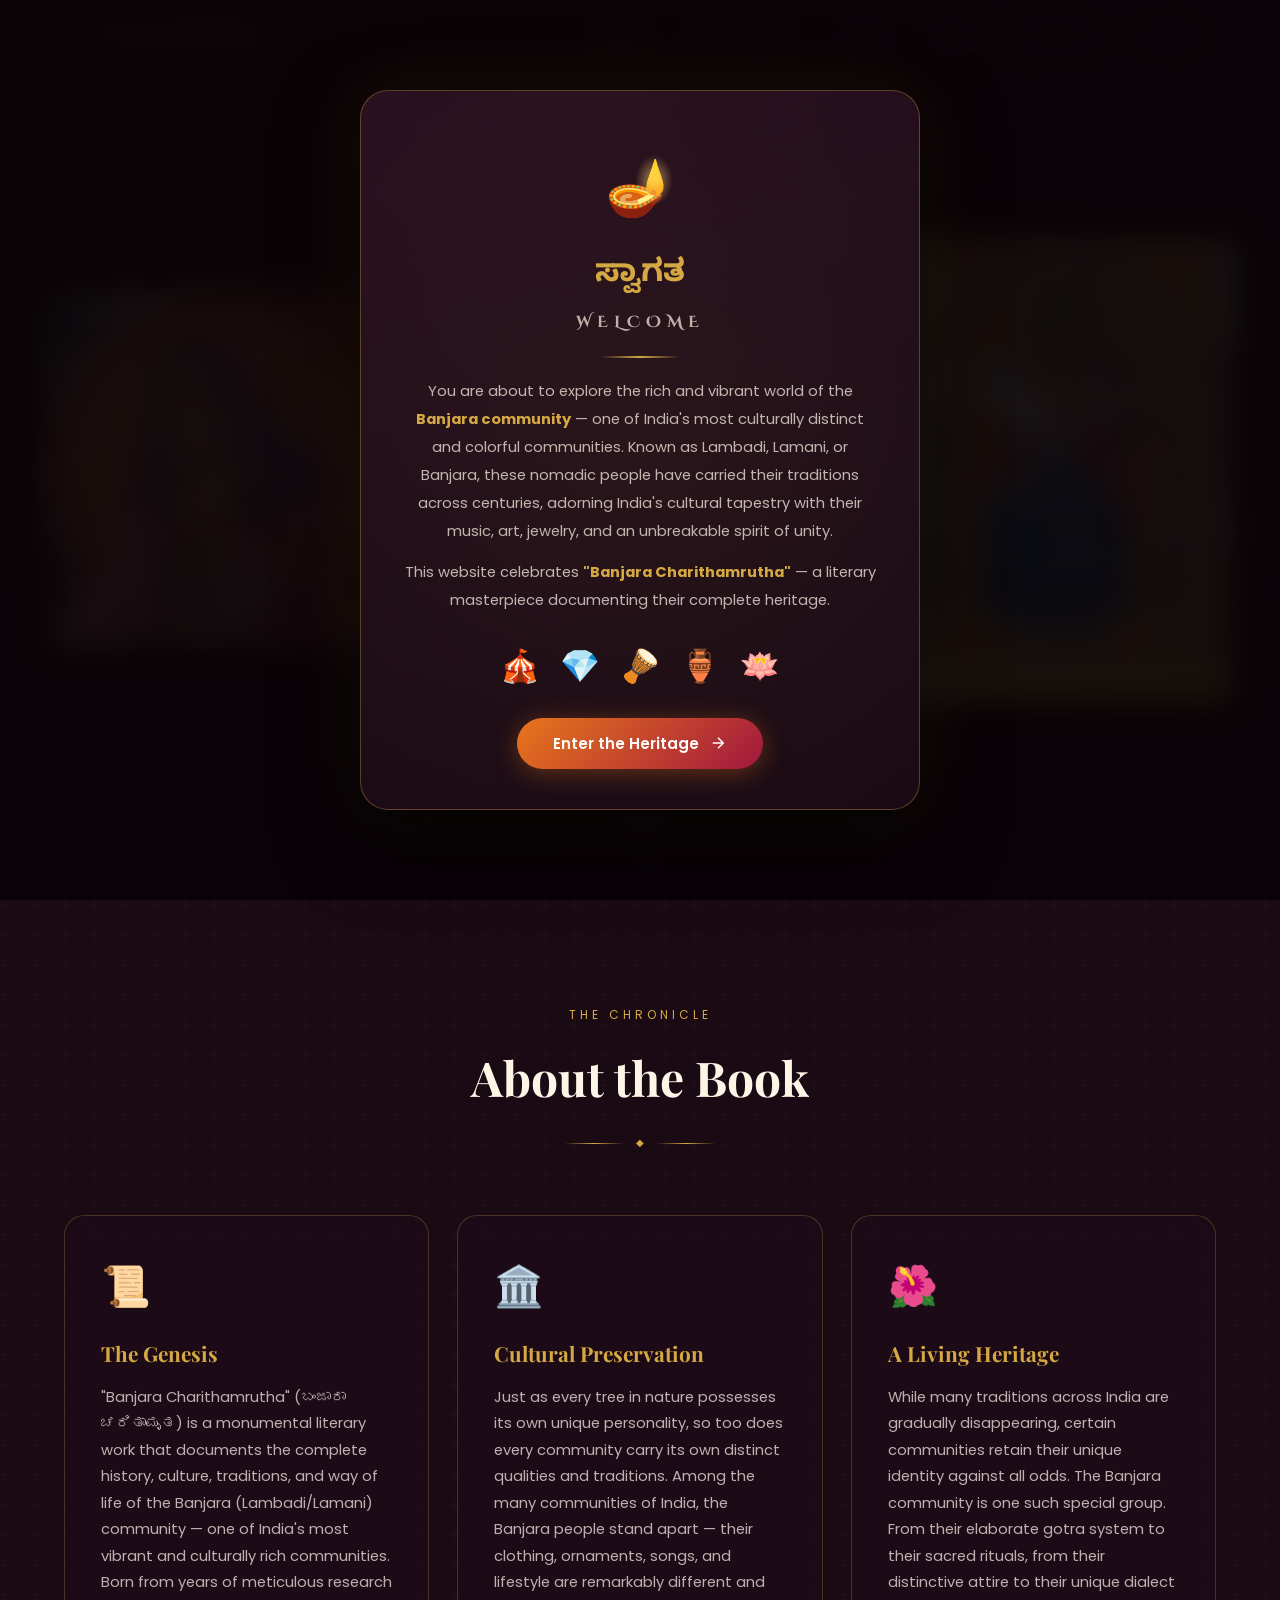
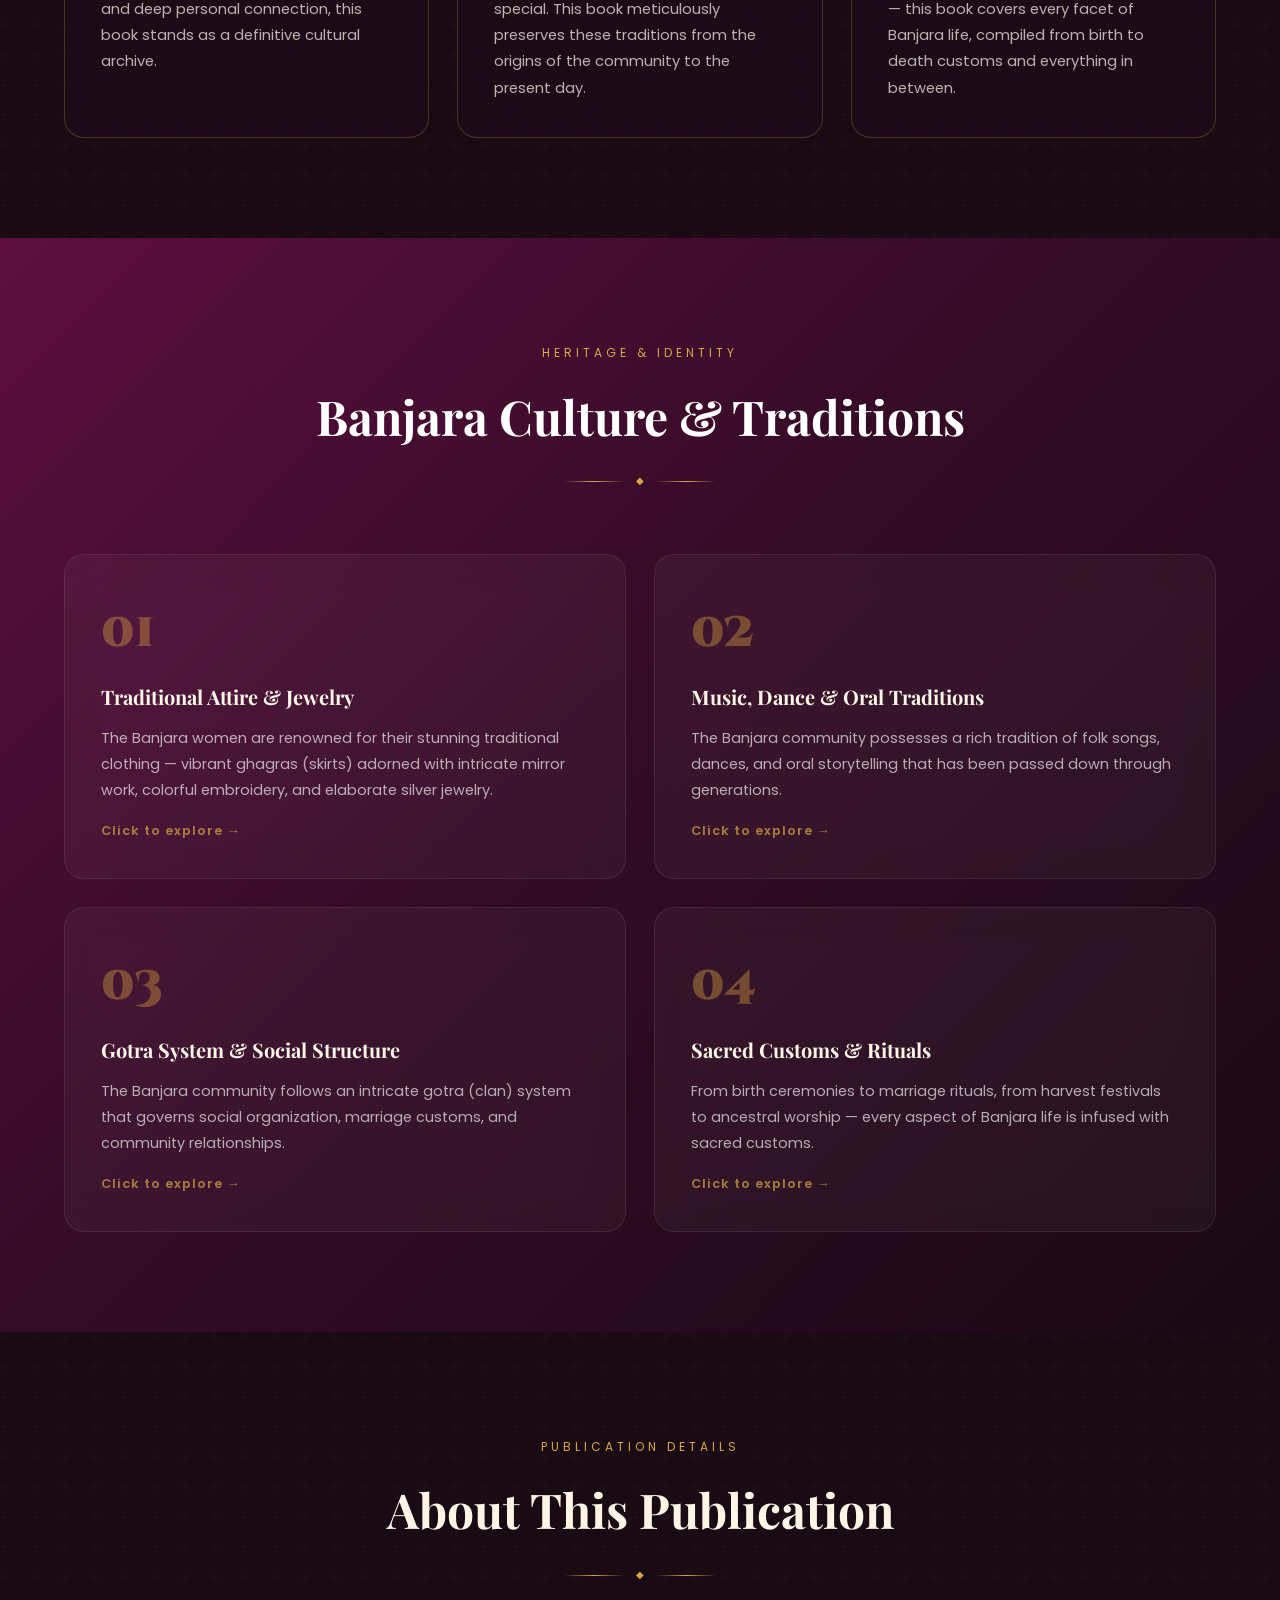
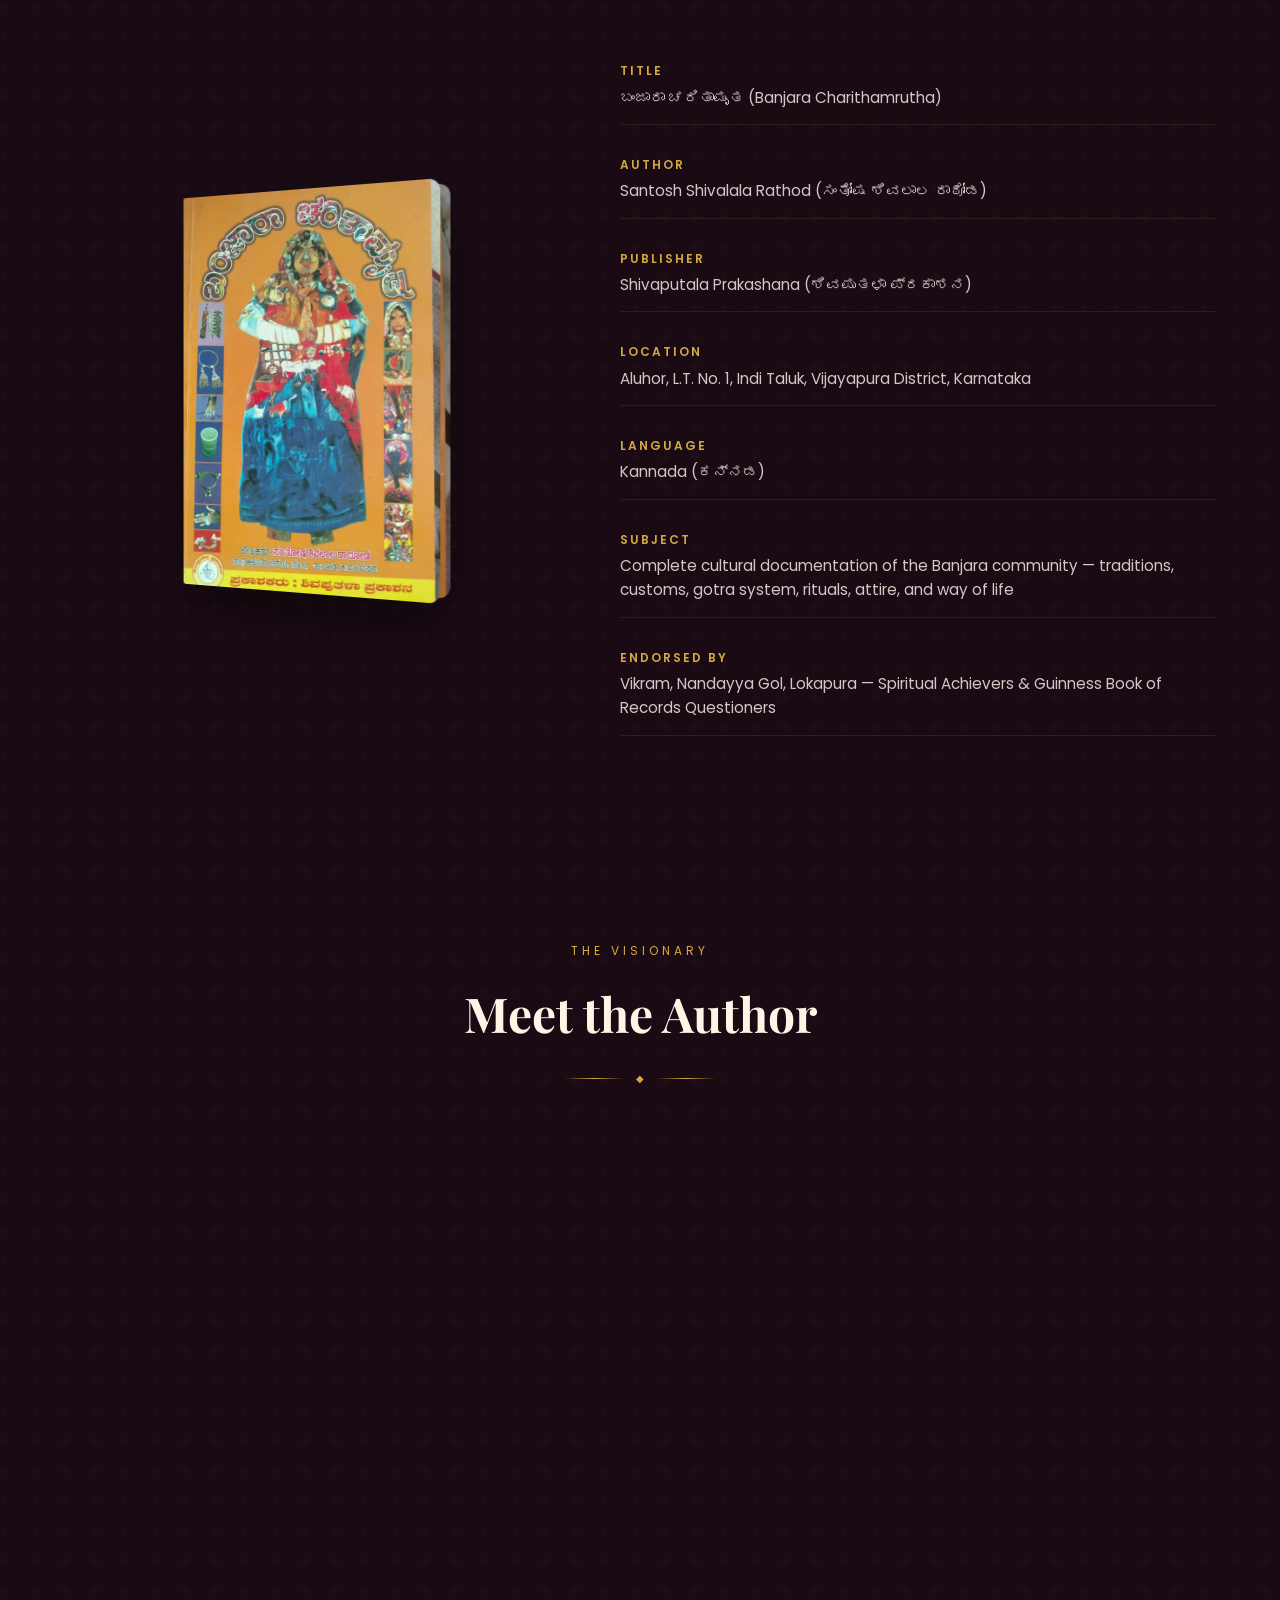
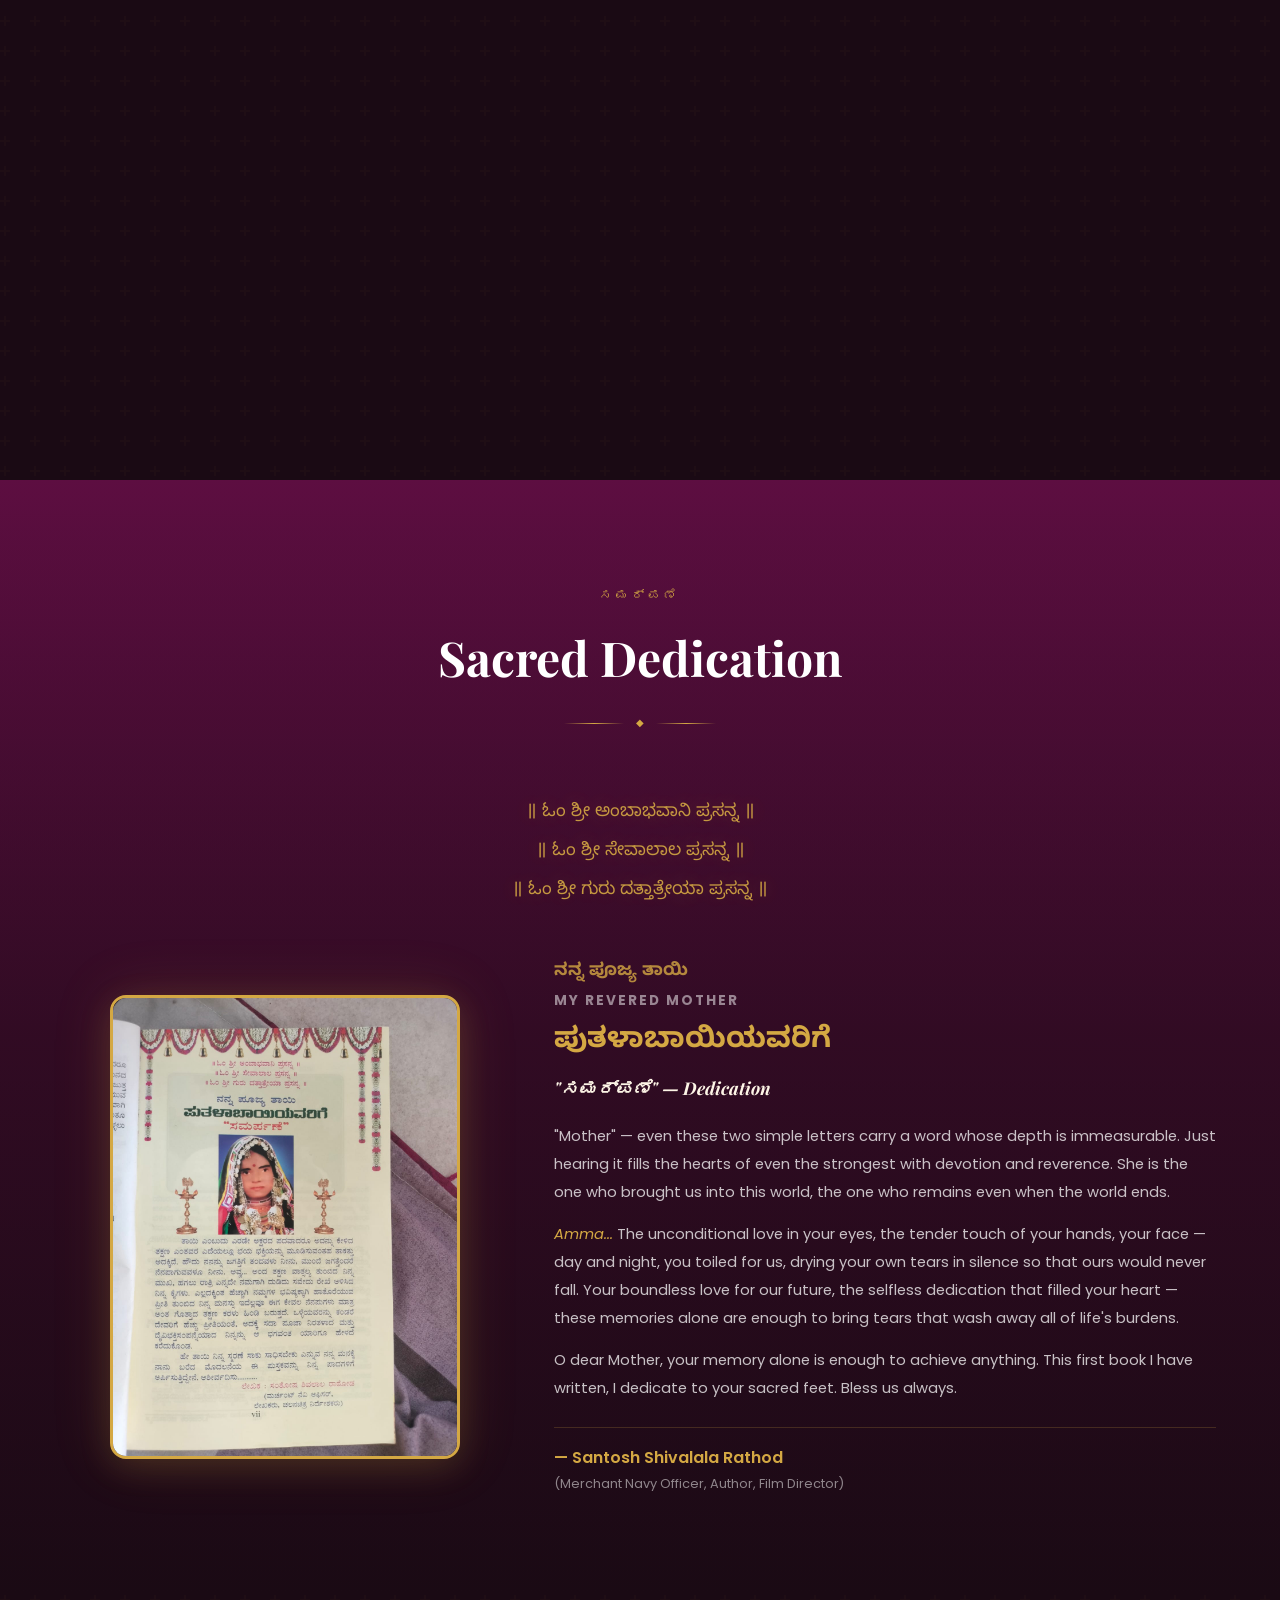
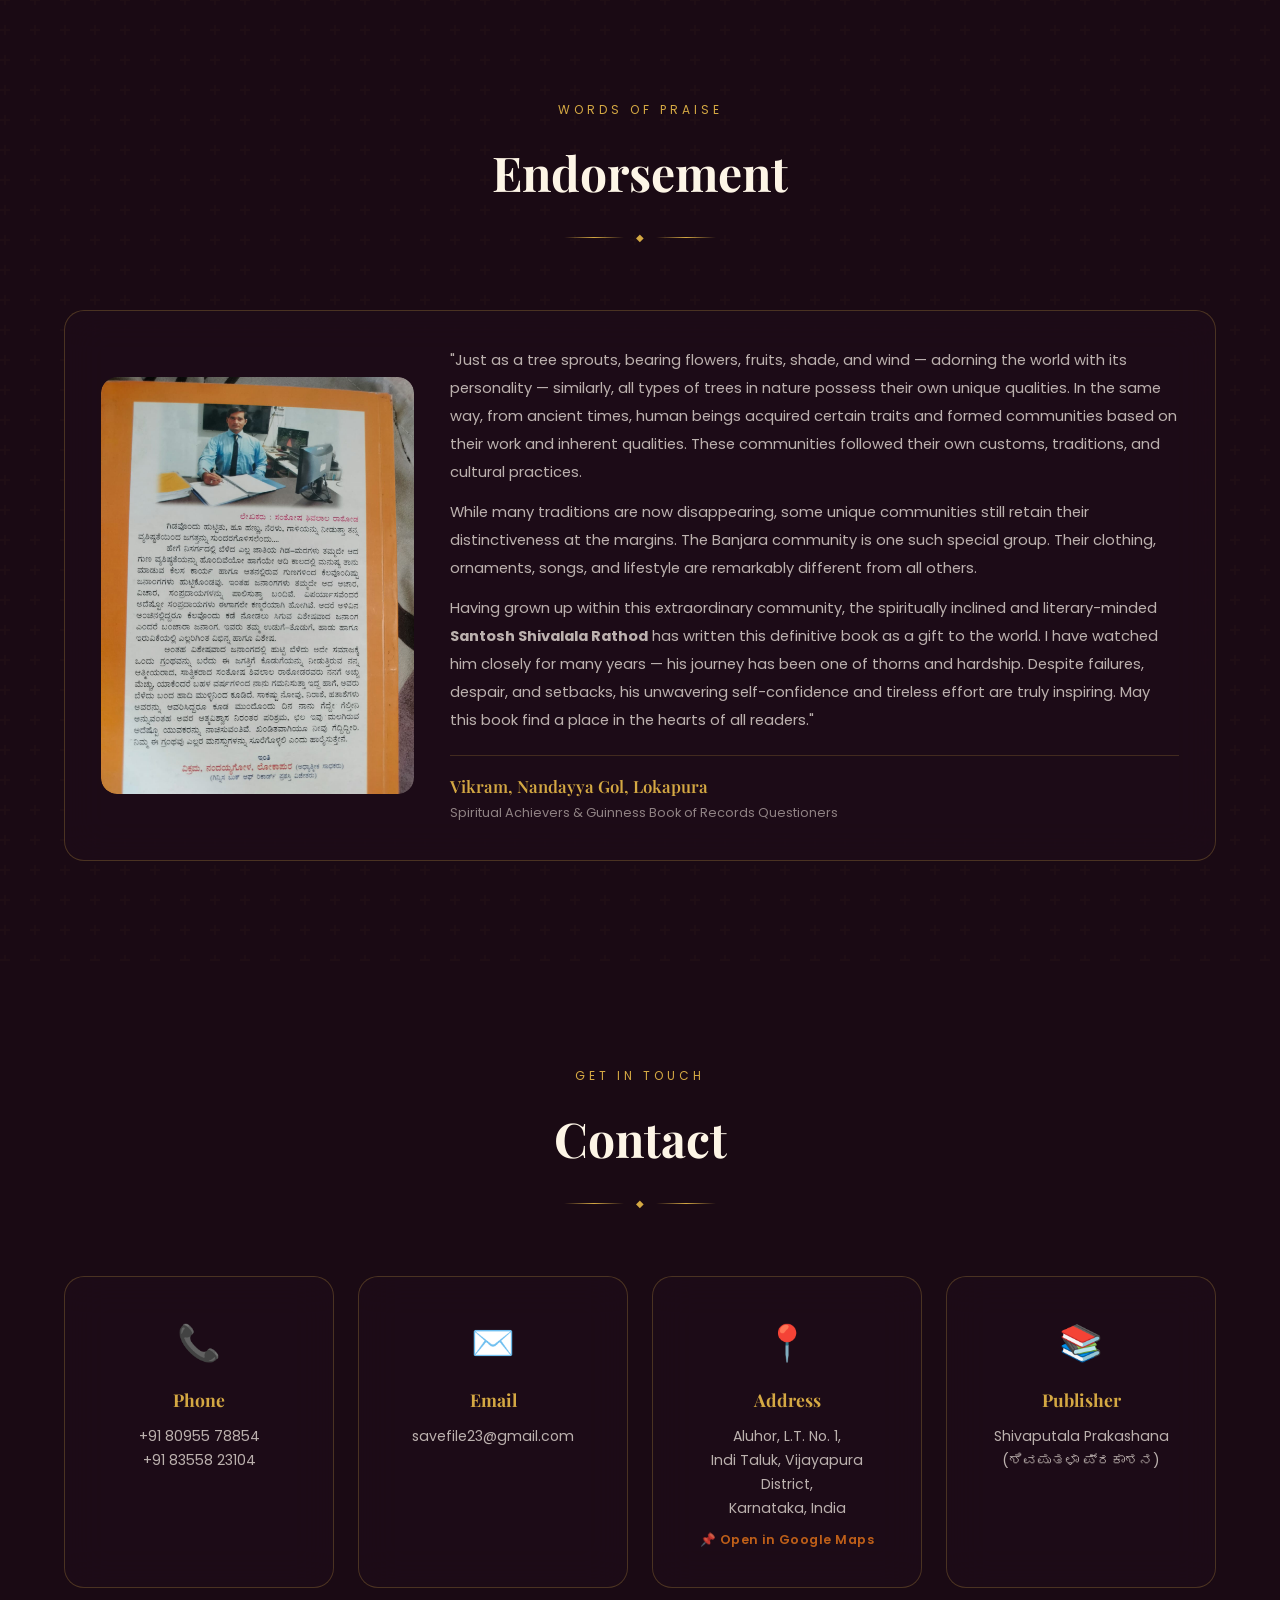
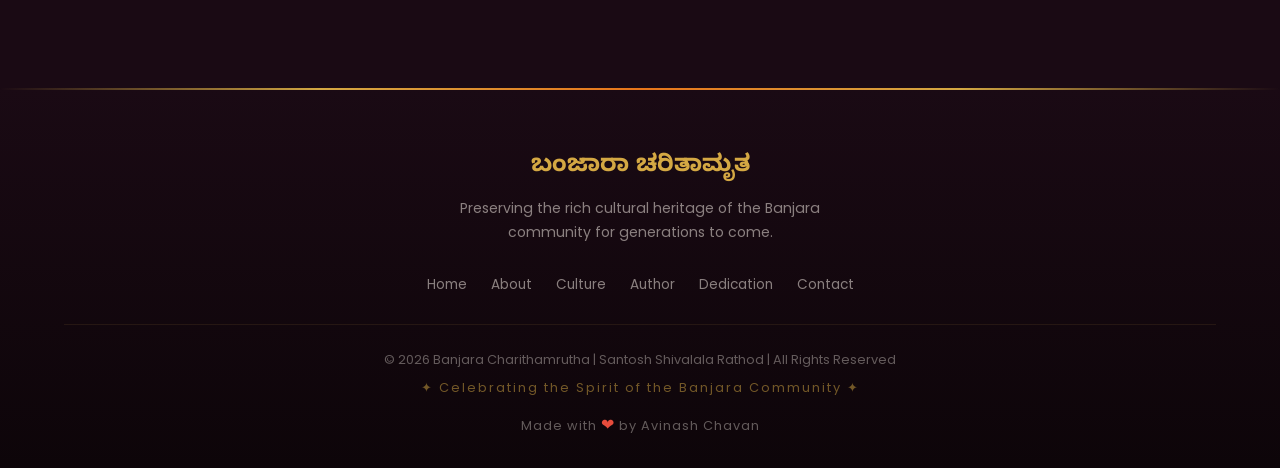
<file: old_index.html>
<!DOCTYPE html>
<html lang="en">
<head>
    <meta charset="UTF-8">
    <meta name="viewport" content="width=device-width, initial-scale=1.0">
    <meta name="description" content="Banjara Charithamrutha - A comprehensive exploration of the Banjara community's rich cultural heritage, traditions, and history in Indian culture. Written by Santosh Shivalala Rathod.">
    <meta name="keywords" content="Banjara, Charithamrutha, Indian Culture, Banjara Community, Lambadi, Karnataka, Santosh Rathod">
    <title>ಬಂಜಾರಾ ಚರಿತಾಮೃತ | Banjara Charithamrutha</title>
    <link rel="preconnect" href="https://fonts.googleapis.com">
    <link rel="preconnect" href="https://fonts.gstatic.com" crossorigin>
    <link href="https://fonts.googleapis.com/css2?family=Cinzel+Decorative:wght@400;700;900&family=Playfair+Display:ital,wght@0,400;0,700;0,900;1,400&family=Poppins:wght@300;400;500;600;700&family=Noto+Sans+Kannada:wght@300;400;500;600;700&display=swap" rel="stylesheet">
    <link rel="stylesheet" href="styles.css">
</head>
<body>
    <!-- Floating Particles Background -->
    <div id="particles-canvas"></div>

    <!-- Navigation -->
    <nav id="navbar">
        <div class="nav-container">
            <a href="#hero" class="nav-logo">
                <span class="logo-icon">✦</span>
                <span>ಬಂಜಾರಾ ಚರಿತಾಮೃತ</span>
            </a>
            <div class="nav-links" id="navLinks">
                <a href="#hero" class="nav-link active">Home</a>
                <a href="#about" class="nav-link">About the Book</a>
                <a href="#culture" class="nav-link">Culture</a>
                <a href="#author" class="nav-link">Author</a>
                <a href="#dedication" class="nav-link">Dedication</a>
                <a href="#contact" class="nav-link">Contact</a>
            </div>
            <button class="nav-toggle" id="navToggle" aria-label="Toggle navigation">
                <span></span><span></span><span></span>
            </button>
        </div>
    </nav>

    <!-- Hero Section -->
    <section id="hero" class="parallax-section">
        <div class="hero-overlay"></div>
        <div class="hero-mandala"></div>
        <div class="hero-content">
            <div class="hero-grid">
                <div class="hero-image-card card-3d" id="heroCard1">
                    <div class="card-inner">
                        <div class="card-glow"></div>
                        <img src="Gemini_Generated_Image_5m7b6r5m7b6r5m7b.png" alt="Banjara Woman in Traditional Attire - Artistic Illustration" loading="eager">
                        <div class="card-shine"></div>
                    </div>
                </div>
                <div class="hero-text-center">
                    <div class="hero-badge">✦ A Cultural Masterpiece ✦</div>
                    <h1 class="hero-title">
                        <span class="title-kannada">ಬಂಜಾರಾ ಚರಿತಾಮೃತ</span>
                        <span class="title-english">Banjara Charithamrutha</span>
                    </h1>
                    <p class="hero-subtitle">An epic chronicle of the Banjara community — their vibrant traditions, sacred customs, timeless heritage, and the indomitable spirit that has shaped Indian culture for centuries.</p>
                    <div class="hero-meta">
                        <span class="meta-item"><span class="meta-icon">✍</span> Santosh Shivalala Rathod</span>
                        <span class="meta-divider">|</span>
                        <span class="meta-item"><span class="meta-icon">📖</span> Shivaputala Prakashana</span>
                    </div>
                    <a href="#about" class="hero-cta">
                        <span>Explore the Heritage</span>
                        <svg width="20" height="20" viewBox="0 0 24 24" fill="none" stroke="currentColor" stroke-width="2"><path d="M12 5v14M5 12l7 7 7-7"/></svg>
                    </a>
                </div>
                <div class="hero-image-card card-3d" id="heroCard2">
                    <div class="card-inner">
                        <div class="card-glow"></div>
                        <img src="Front page.jpeg" alt="Banjara Charithamrutha - Book Front Cover" loading="eager">
                        <div class="card-shine"></div>
                    </div>
                </div>
            </div>
        </div>
        <div class="scroll-indicator">
            <div class="mouse"><div class="wheel"></div></div>
            <span>Scroll to Discover</span>
        </div>
    </section>

    <!-- About the Book Section -->
    <section id="about" class="section parallax-section">
        <div class="section-bg-pattern"></div>
        <div class="container">
            <div class="section-header">
                <span class="section-tag">The Chronicle</span>
                <h2 class="section-title">About the Book</h2>
                <div class="title-ornament">
                    <span></span><span class="ornament-diamond">◆</span><span></span>
                </div>
            </div>
            <div class="about-content">
                <div class="about-card glass-card reveal-up">
                    <div class="about-icon">📜</div>
                    <h3>The Genesis</h3>
                    <p>"Banjara Charithamrutha" (ಬಂಜಾರಾ ಚರಿತಾಮೃತ) is a monumental literary work that documents the complete history, culture, traditions, and way of life of the Banjara (Lambadi/Lamani) community — one of India's most vibrant and culturally rich communities. Born from years of meticulous research and deep personal connection, this book stands as a definitive cultural archive.</p>
                </div>
                <div class="about-card glass-card reveal-up" style="animation-delay: 0.2s">
                    <div class="about-icon">🏛️</div>
                    <h3>Cultural Preservation</h3>
                    <p>Just as every tree in nature possesses its own unique personality, so too does every community carry its own distinct qualities and traditions. Among the many communities of India, the Banjara people stand apart — their clothing, ornaments, songs, and lifestyle are remarkably different and special. This book meticulously preserves these traditions from the origins of the community to the present day.</p>
                </div>
                <div class="about-card glass-card reveal-up" style="animation-delay: 0.4s">
                    <div class="about-icon">🌺</div>
                    <h3>A Living Heritage</h3>
                    <p>While many traditions across India are gradually disappearing, certain communities retain their unique identity against all odds. The Banjara community is one such special group. From their elaborate gotra system to their sacred rituals, from their distinctive attire to their unique dialect — this book covers every facet of Banjara life, compiled from birth to death customs and everything in between.</p>
                </div>
            </div>
        </div>
    </section>

    <!-- Culture & Traditions Section with Parallax -->
    <section id="culture" class="section parallax-bg">
        <div class="parallax-overlay"></div>
        <div class="container">
            <div class="section-header light">
                <span class="section-tag">Heritage & Identity</span>
                <h2 class="section-title">Banjara Culture & Traditions</h2>
                <div class="title-ornament">
                    <span></span><span class="ornament-diamond">◆</span><span></span>
                </div>
            </div>
            <div class="culture-grid">
                <div class="culture-card glass-card-dark reveal-left" data-modal="modal-attire" role="button" tabindex="0">
                    <div class="culture-number">01</div>
                    <h3>Traditional Attire & Jewelry</h3>
                    <p>The Banjara women are renowned for their stunning traditional clothing — vibrant ghagras (skirts) adorned with intricate mirror work, colorful embroidery, and elaborate silver jewelry.</p>
                    <span class="card-expand-hint">Click to explore →</span>
                </div>
                <div class="culture-card glass-card-dark reveal-right" data-modal="modal-music" role="button" tabindex="0">
                    <div class="culture-number">02</div>
                    <h3>Music, Dance & Oral Traditions</h3>
                    <p>The Banjara community possesses a rich tradition of folk songs, dances, and oral storytelling that has been passed down through generations.</p>
                    <span class="card-expand-hint">Click to explore →</span>
                </div>
                <div class="culture-card glass-card-dark reveal-left" data-modal="modal-gotra" role="button" tabindex="0">
                    <div class="culture-number">03</div>
                    <h3>Gotra System & Social Structure</h3>
                    <p>The Banjara community follows an intricate gotra (clan) system that governs social organization, marriage customs, and community relationships.</p>
                    <span class="card-expand-hint">Click to explore →</span>
                </div>
                <div class="culture-card glass-card-dark reveal-right" data-modal="modal-rituals" role="button" tabindex="0">
                    <div class="culture-number">04</div>
                    <h3>Sacred Customs & Rituals</h3>
                    <p>From birth ceremonies to marriage rituals, from harvest festivals to ancestral worship — every aspect of Banjara life is infused with sacred customs.</p>
                    <span class="card-expand-hint">Click to explore →</span>
                </div>
            </div>
        </div>
    </section>

    <!-- Book Info Section -->
    <section id="bookinfo" class="section">
        <div class="section-bg-pattern reverse"></div>
        <div class="container">
            <div class="section-header">
                <span class="section-tag">Publication Details</span>
                <h2 class="section-title">About This Publication</h2>
                <div class="title-ornament">
                    <span></span><span class="ornament-diamond">◆</span><span></span>
                </div>
            </div>
            <div class="book-info-grid">
                <div class="book-info-visual reveal-left">
                    <div class="book-3d-wrapper">
                        <div class="book-3d" id="book3d">
                            <div class="book-front">
                                <img src="Front page.jpeg" alt="Book Front Cover">
                            </div>
                            <div class="book-spine"></div>
                            <div class="book-back">
                                <img src="LK Shantosh.jpeg" alt="Book Back Cover">
                            </div>
                        </div>
                    </div>
                </div>
                <div class="book-info-details reveal-right">
                    <div class="info-item">
                        <span class="info-label">Title</span>
                        <span class="info-value">ಬಂಜಾರಾ ಚರಿತಾಮೃತ (Banjara Charithamrutha)</span>
                    </div>
                    <div class="info-item">
                        <span class="info-label">Author</span>
                        <span class="info-value">Santosh Shivalala Rathod (ಸಂತೋಷ ಶಿವಲಾಲ ರಾಠೋಡ)</span>
                    </div>
                    <div class="info-item">
                        <span class="info-label">Publisher</span>
                        <span class="info-value">Shivaputala Prakashana (ಶಿವಪುತಳಾ ಪ್ರಕಾಶನ)</span>
                    </div>
                    <div class="info-item">
                        <span class="info-label">Location</span>
                        <span class="info-value">Aluhor, L.T. No. 1, Indi Taluk, Vijayapura District, Karnataka</span>
                    </div>
                    <div class="info-item">
                        <span class="info-label">Language</span>
                        <span class="info-value">Kannada (ಕನ್ನಡ)</span>
                    </div>
                    <div class="info-item">
                        <span class="info-label">Subject</span>
                        <span class="info-value">Complete cultural documentation of the Banjara community — traditions, customs, gotra system, rituals, attire, and way of life</span>
                    </div>
                    <div class="info-item">
                        <span class="info-label">Endorsed By</span>
                        <span class="info-value">Vikram, Nandayya Gol, Lokapura — Spiritual Achievers & Guinness Book of Records Questioners</span>
                    </div>
                </div>
            </div>
        </div>
    </section>

    <!-- Author Section -->
    <section id="author" class="section parallax-section">
        <div class="section-bg-pattern"></div>
        <div class="container">
            <div class="section-header">
                <span class="section-tag">The Visionary</span>
                <h2 class="section-title">Meet the Author</h2>
                <div class="title-ornament">
                    <span></span><span class="ornament-diamond">◆</span><span></span>
                </div>
            </div>
            <div class="author-showcase">
                <div class="author-image-wrapper reveal-left">
                    <div class="author-frame">
                        <div class="frame-corner tl"></div>
                        <div class="frame-corner tr"></div>
                        <div class="frame-corner bl"></div>
                        <div class="frame-corner br"></div>
                        <img src="LK Shantosh In.jpeg" alt="Author Santosh Shivalala Rathod - Portrait" class="author-photo">
                    </div>
                    <div class="author-name-plate">
                        <h3>ಸಂತೋಷ ಶಿವಲಾಲ ರಾಠೋಡ</h3>
                        <p>Santosh Shivalala Rathod</p>
                    </div>
                </div>
                <div class="author-bio reveal-right">
                    <div class="bio-section">
                        <h3>Author's Introduction <span class="kannada-inline">(ಲೇಖಕರ ಪರಿಚಯ)</span></h3>
                        <p>Greetings to all my dear relatives and readers. With great joy, I introduce myself to you today. My name is <strong>Santosh Shivalala Rathod</strong>, born on <strong>5th March 1986</strong> to Shivalala Rathod and Mutlabai Rathod in <strong>Aluhor, L.T. No. 1, Indi Taluk, Vijayapura District, Karnataka</strong>.</p>
                    </div>
                    <div class="bio-section">
                        <h3>Education & Career</h3>
                        <p>Growing up was a journey of resilience. Despite facing hardships and witnessing the struggles of family and community, the pursuit of knowledge never wavered. Completing <strong>B.Sc (PCM)</strong> from Vijayapur DFA, followed by <strong>Adarsh College, Hesaraghatta, Bengaluru</strong> for <strong>D-Pharmacy</strong>, and then <strong>BSc in Nautical Science</strong> from MAM College, Gulbarga, Chennai — the academic journey culminated in serving as a <strong>Merchant Navy Officer</strong>.</p>
                    </div>
                    <div class="bio-section">
                        <h3>The Creative Spirit</h3>
                        <p>Beyond the seas, a creative fire burned within. Working in the <strong>cinema and film industry</strong> as a writer and director, Santosh channeled his artistic vision to inspire the youth. The desire to preserve and document his community's heritage, customs, and traditions led to years of dedicated research, drawing inspiration from gurus like <strong>Vikram Nandayya Gol</strong> and <strong>Swetarada Raju Madhubhaviyavara</strong>. This monumental effort resulted in the book that stands before you today — <strong>"Banjara Charithamrutha"</strong>.</p>
                    </div>
                    <div class="author-quote">
                        <blockquote>"I request this book to reach the hearts and minds of all. May it serve as a bridge connecting the Banjara community to its glorious past and promising future."</blockquote>
                        <cite>— Santosh Shivalala Rathod</cite>
                    </div>
                </div>
            </div>
        </div>
    </section>

    <!-- Dedication / Mom Section -->
    <section id="dedication" class="section parallax-bg dedication-bg">
        <div class="parallax-overlay dedication-overlay"></div>
        <div class="container">
            <div class="section-header light">
                <span class="section-tag">ಸಮರ್ಪಣೆ</span>
                <h2 class="section-title">Sacred Dedication</h2>
                <div class="title-ornament light">
                    <span></span><span class="ornament-diamond">◆</span><span></span>
                </div>
            </div>
            <div class="dedication-content">
                <div class="dedication-prayer reveal-up">
                    <p class="prayer-text">॥ ಓಂ ಶ್ರೀ ಅಂಬಾಭವಾನಿ ಪ್ರಸನ್ನ ॥</p>
                    <p class="prayer-text">॥ ಓಂ ಶ್ರೀ ಸೇವಾಲಾಲ ಪ್ರಸನ್ನ ॥</p>
                    <p class="prayer-text">॥ ಓಂ ಶ್ರೀ ಗುರು ದತ್ತಾತ್ರೇಯಾ ಪ್ರಸನ್ನ ॥</p>
                </div>
                <div class="dedication-card">
                    <div class="dedication-image-wrapper reveal-up">
                        <div class="dedication-frame">
                            <img src="SN Mom.jpeg" alt="Putlabai - Mother of the Author" class="dedication-photo">
                        </div>
                        <div class="dedication-garland"></div>
                    </div>
                    <div class="dedication-text reveal-up">
                        <h3 class="dedication-title">
                            <span class="kannada-text">ನನ್ನ ಪೂಜ್ಯ ತಾಯಿ</span>
                            <span class="english-text">My Revered Mother</span>
                        </h3>
                        <h2 class="dedication-name">ಪುತಳಾಬಾಯಿಯವರಿಗೆ</h2>
                        <h3 class="dedication-subtitle">"ಸಮರ್ಪಣೆ" — Dedication</h3>
                        <div class="dedication-body">
                            <p>"Mother" — even these two simple letters carry a word whose depth is immeasurable. Just hearing it fills the hearts of even the strongest with devotion and reverence. She is the one who brought us into this world, the one who remains even when the world ends.</p>
                            <p><em>Amma...</em> The unconditional love in your eyes, the tender touch of your hands, your face — day and night, you toiled for us, drying your own tears in silence so that ours would never fall. Your boundless love for our future, the selfless dedication that filled your heart — these memories alone are enough to bring tears that wash away all of life's burdens.</p>
                            <p>O dear Mother, your memory alone is enough to achieve anything. This first book I have written, I dedicate to your sacred feet. Bless us always.</p>
                        </div>
                        <div class="dedication-signature">
                            <p>— Santosh Shivalala Rathod</p>
                            <p class="designation">(Merchant Navy Officer, Author, Film Director)</p>
                        </div>
                    </div>
                </div>
            </div>
        </div>
    </section>

    <!-- Endorsement Section -->
    <section id="endorsement" class="section">
        <div class="section-bg-pattern"></div>
        <div class="container">
            <div class="section-header">
                <span class="section-tag">Words of Praise</span>
                <h2 class="section-title">Endorsement</h2>
                <div class="title-ornament">
                    <span></span><span class="ornament-diamond">◆</span><span></span>
                </div>
            </div>
            <div class="endorsement-card glass-card reveal-up">
                <div class="endorsement-image">
                    <img src="LK Shantosh.jpeg" alt="Author Santosh at work">
                </div>
                <div class="endorsement-text">
                    <p class="endorsement-body">"Just as a tree sprouts, bearing flowers, fruits, shade, and wind — adorning the world with its personality — similarly, all types of trees in nature possess their own unique qualities. In the same way, from ancient times, human beings acquired certain traits and formed communities based on their work and inherent qualities. These communities followed their own customs, traditions, and cultural practices.</p>
                    <p class="endorsement-body">While many traditions are now disappearing, some unique communities still retain their distinctiveness at the margins. The Banjara community is one such special group. Their clothing, ornaments, songs, and lifestyle are remarkably different from all others.</p>
                    <p class="endorsement-body">Having grown up within this extraordinary community, the spiritually inclined and literary-minded <strong>Santosh Shivalala Rathod</strong> has written this definitive book as a gift to the world. I have watched him closely for many years — his journey has been one of thorns and hardship. Despite failures, despair, and setbacks, his unwavering self-confidence and tireless effort are truly inspiring. May this book find a place in the hearts of all readers."</p>
                    <div class="endorsement-author">
                        <p class="endorser-name">Vikram, Nandayya Gol, Lokapura</p>
                        <p class="endorser-title">Spiritual Achievers & Guinness Book of Records Questioners</p>
                    </div>
                </div>
            </div>
        </div>
    </section>

    <!-- Contact Section -->
    <section id="contact" class="section">
        <div class="container">
            <div class="section-header">
                <span class="section-tag">Get in Touch</span>
                <h2 class="section-title">Contact</h2>
                <div class="title-ornament">
                    <span></span><span class="ornament-diamond">◆</span><span></span>
                </div>
            </div>
            <div class="contact-grid">
                <div class="contact-card glass-card reveal-up">
                    <div class="contact-icon">📞</div>
                    <h3>Phone</h3>
                    <a href="tel:+918095578854" target="_blank" rel="noopener">+91 80955 78854</a>
                    <a href="tel:+918355823104" target="_blank" rel="noopener">+91 83558 23104</a>
                </div>
                <div class="contact-card glass-card reveal-up" style="animation-delay: 0.15s">
                    <div class="contact-icon">✉️</div>
                    <h3>Email</h3>
                    <a href="mailto:savefile23@gmail.com" target="_blank" rel="noopener">savefile23@gmail.com</a>
                </div>
                <div class="contact-card glass-card reveal-up" style="animation-delay: 0.3s">
                    <div class="contact-icon">📍</div>
                    <h3>Address</h3>
                    <a href="https://www.google.com/maps/search/Indi+Taluk+Vijayapura+District+Karnataka+India" target="_blank" rel="noopener" class="location-link">Aluhor, L.T. No. 1,<br>Indi Taluk, Vijayapura District,<br>Karnataka, India<br><span class="map-hint">📌 Open in Google Maps</span></a>
                </div>
                <div class="contact-card glass-card reveal-up" style="animation-delay: 0.45s">
                    <div class="contact-icon">📚</div>
                    <h3>Publisher</h3>
                    <p>Shivaputala Prakashana<br>(ಶಿವಪುತಳಾ ಪ್ರಕಾಶನ)</p>
                </div>
            </div>
        </div>
    </section>

    <!-- Footer -->
    <footer id="footer">
        <div class="footer-pattern"></div>
        <div class="container">
            <div class="footer-content">
                <div class="footer-brand">
                    <h3>ಬಂಜಾರಾ ಚರಿತಾಮೃತ</h3>
                    <p>Preserving the rich cultural heritage of the Banjara community for generations to come.</p>
                </div>
                <div class="footer-links">
                    <a href="#hero">Home</a>
                    <a href="#about">About</a>
                    <a href="#culture">Culture</a>
                    <a href="#author">Author</a>
                    <a href="#dedication">Dedication</a>
                    <a href="#contact">Contact</a>
                </div>
                <div class="footer-bottom">
                    <p>© 2026 Banjara Charithamrutha | Santosh Shivalala Rathod | All Rights Reserved</p>
                    <p class="footer-tagline">✦ Celebrating the Spirit of the Banjara Community ✦</p>
                    <p class="footer-credit">Made with <span class="heart">❤</span> by Avinash Chavan</p>
                </div>
            </div>
        </div>
    </footer>

    <!-- Welcome Intro Popup -->
    <div class="welcome-overlay" id="welcomeOverlay">
        <div class="welcome-popup">
            <div class="welcome-glow"></div>
            <div class="welcome-icon">🪔</div>
            <h2 class="welcome-title">ಸ್ವಾಗತ <span>Welcome</span></h2>
            <div class="welcome-divider"></div>
            <p class="welcome-text">You are about to explore the rich and vibrant world of the <strong>Banjara community</strong> — one of India's most culturally distinct and colorful communities. Known as Lambadi, Lamani, or Banjara, these nomadic people have carried their traditions across centuries, adorning India's cultural tapestry with their music, art, jewelry, and an unbreakable spirit of unity.</p>
            <p class="welcome-text">This website celebrates <strong>"Banjara Charithamrutha"</strong> — a literary masterpiece documenting their complete heritage.</p>
            <div class="welcome-symbols">
                <span class="welcome-sym">🎪</span>
                <span class="welcome-sym">💎</span>
                <span class="welcome-sym">🪘</span>
                <span class="welcome-sym">🏺</span>
                <span class="welcome-sym">🪷</span>
            </div>
            <button class="welcome-btn" id="welcomeBtn">
                <span>Enter the Heritage</span>
                <svg width="18" height="18" viewBox="0 0 24 24" fill="none" stroke="currentColor" stroke-width="2"><path d="M5 12h14M12 5l7 7-7 7"/></svg>
            </button>
        </div>
    </div>

    <!-- Culture Modals -->
    <div class="modal-overlay" id="modalOverlay">
        <div class="modal-container" id="modalContainer">
            <button class="modal-close" id="modalClose" aria-label="Close modal">✕</button>
            <div class="modal-body" id="modalBody"></div>
        </div>
    </div>

    <script src="script.js"></script>
</body>
</html>
   
 
</file>
<file: styles.css>
/* ===== CSS Variables & Reset ===== */
:root {
  --saffron: #E8751A; --deep-saffron: #C85A10; --gold: #D4A843;
  --crimson: #A0153E; --deep-maroon: #5D0E41; --burgundy: #800020;
  --ivory: #FFF8F0; --cream: #FDF5E6; --warm-white: #FFFAF5;
  --earth-brown: #5C3D2E; --terracotta: #C26B3B; --dark-bg: #1A0A14;
  --dark-card: rgba(30,12,24,0.85); --glass: rgba(255,248,240,0.08);
  --glass-border: rgba(212,168,67,0.25);
  --shadow-gold: 0 8px 32px rgba(212,168,67,0.15);
  --shadow-lg: 0 20px 60px rgba(0,0,0,0.3);
  --font-display: 'Cinzel Decorative', serif;
  --font-heading: 'Playfair Display', serif;
  --font-body: 'Poppins', sans-serif;
  --font-kannada: 'Noto Sans Kannada', sans-serif;
}
*, *::before, *::after { margin:0; padding:0; box-sizing:border-box; }
html { scroll-behavior:smooth; scroll-padding-top:80px; }
body { font-family:var(--font-body); background:var(--dark-bg); color:var(--ivory); overflow-x:hidden; line-height:1.7; }
img { max-width:100%; height:auto; display:block; }
a { text-decoration:none; color:inherit; }
.container { max-width:1200px; margin:0 auto; padding:0 24px; }

/* ===== Particles ===== */
#particles-canvas { position:fixed; inset:0; pointer-events:none; z-index:0; }

/* ===== Navigation ===== */
#navbar { position:fixed; top:0; left:0; right:0; z-index:1000; padding:16px 0; transition:all .4s ease; }
#navbar.scrolled { background:rgba(26,10,20,0.95); backdrop-filter:blur(20px); padding:10px 0; box-shadow:0 2px 30px rgba(0,0,0,0.5); }
.nav-container { max-width:1200px; margin:0 auto; padding:0 24px; display:flex; align-items:center; justify-content:space-between; }
.nav-logo { display:flex; align-items:center; gap:10px; font-family:var(--font-kannada); font-weight:700; font-size:1.15rem; color:var(--gold); }
.logo-icon { font-size:1.4rem; animation:spin 8s linear infinite; }
@keyframes spin { from{transform:rotate(0deg)}to{transform:rotate(360deg)} }
.nav-links { display:flex; gap:8px; }
.nav-link { padding:8px 16px; font-size:.875rem; font-weight:500; color:rgba(255,248,240,0.7); border-radius:8px; transition:all .3s; position:relative; }
.nav-link:hover, .nav-link.active { color:var(--gold); background:rgba(212,168,67,0.1); }
.nav-toggle { display:none; flex-direction:column; gap:5px; background:none; border:none; cursor:pointer; padding:4px; }
.nav-toggle span { width:24px; height:2px; background:var(--gold); border-radius:2px; transition:all .3s; }

/* ===== Hero Section ===== */
#hero { min-height:100vh; display:flex; flex-direction:column; justify-content:center; align-items:center; position:relative; overflow:hidden; padding:100px 24px 60px; }
.hero-overlay { position:absolute; inset:0; background:radial-gradient(ellipse at 30% 20%, rgba(232,117,26,0.12) 0%, transparent 60%), radial-gradient(ellipse at 70% 80%, rgba(160,21,62,0.1) 0%, transparent 60%), radial-gradient(ellipse at center, rgba(26,10,20,0.3) 0%, var(--dark-bg) 70%); z-index:1; }
.hero-mandala { position:absolute; width:800px; height:800px; top:50%; left:50%; transform:translate(-50%,-50%); border-radius:50%; border:1px solid rgba(212,168,67,0.08); animation:mandalaRotate 60s linear infinite; z-index:0; }
.hero-mandala::before, .hero-mandala::after { content:''; position:absolute; border-radius:50%; border:1px solid rgba(212,168,67,0.05); }
.hero-mandala::before { inset:60px; } .hero-mandala::after { inset:120px; }
@keyframes mandalaRotate { from{transform:translate(-50%,-50%) rotate(0deg)}to{transform:translate(-50%,-50%) rotate(360deg)} }

.hero-content { position:relative; z-index:2; width:100%; max-width:1200px; }
.hero-grid { display:grid; grid-template-columns:1fr 1.2fr 1fr; gap:40px; align-items:center; }

.hero-image-card { perspective:1000px; }
.card-inner { position:relative; border-radius:16px; overflow:hidden; box-shadow:var(--shadow-lg); transition:transform .6s ease; transform-style:preserve-3d; border:2px solid rgba(212,168,67,0.3); }
.card-inner img { width:100%; height:auto; display:block; transition:transform .6s; }
.card-glow { position:absolute; inset:-2px; border-radius:18px; background:linear-gradient(135deg, var(--gold), var(--saffron), var(--crimson), var(--gold)); opacity:0; transition:opacity .4s; z-index:-1; }
.card-shine { position:absolute; inset:0; background:linear-gradient(135deg, rgba(255,255,255,0.15) 0%, transparent 50%, rgba(255,255,255,0.05) 100%); pointer-events:none; }
.hero-image-card:hover .card-glow { opacity:0.6; }
.hero-image-card:hover .card-inner img { transform:scale(1.03); }

.hero-text-center { text-align:center; }
.hero-badge { display:inline-block; padding:8px 24px; background:linear-gradient(135deg, rgba(212,168,67,0.15), rgba(232,117,26,0.1)); border:1px solid var(--glass-border); border-radius:50px; font-size:.8rem; letter-spacing:3px; text-transform:uppercase; color:var(--gold); margin-bottom:24px; backdrop-filter:blur(10px); }
.hero-title { margin-bottom:20px; }
.title-kannada { display:block; font-family:var(--font-kannada); font-size:clamp(2rem,5vw,3.5rem); font-weight:900; background:linear-gradient(135deg, var(--gold), var(--saffron), var(--gold)); -webkit-background-clip:text; -webkit-text-fill-color:transparent; background-clip:text; line-height:1.3; margin-bottom:8px; }
.title-english { display:block; font-family:var(--font-display); font-size:clamp(1rem,2.5vw,1.6rem); color:var(--cream); letter-spacing:4px; text-transform:uppercase; font-weight:400; }
.hero-subtitle { font-size:clamp(.875rem,1.5vw,1.05rem); color:rgba(255,248,240,0.7); max-width:520px; margin:0 auto 24px; line-height:1.8; }
.hero-meta { display:flex; justify-content:center; align-items:center; gap:12px; flex-wrap:wrap; margin-bottom:28px; font-size:.85rem; color:rgba(255,248,240,0.6); }
.meta-icon { margin-right:4px; }
.meta-divider { color:var(--gold); opacity:0.4; }
.hero-cta { display:inline-flex; align-items:center; gap:10px; padding:14px 32px; background:linear-gradient(135deg, var(--saffron), var(--crimson)); color:white; border-radius:50px; font-weight:600; font-size:.9rem; transition:all .4s; box-shadow:0 4px 20px rgba(232,117,26,0.3); }
.hero-cta:hover { transform:translateY(-3px); box-shadow:0 8px 30px rgba(232,117,26,0.5); }

.scroll-indicator { position:absolute; bottom:30px; left:50%; transform:translateX(-50%); display:flex; flex-direction:column; align-items:center; gap:8px; z-index:2; opacity:0.6; animation:fadeInUp 1.5s ease; }
.mouse { width:26px; height:40px; border:2px solid var(--gold); border-radius:13px; position:relative; }
.wheel { width:4px; height:8px; background:var(--gold); border-radius:2px; position:absolute; top:8px; left:50%; transform:translateX(-50%); animation:scrollWheel 2s ease infinite; }
@keyframes scrollWheel { 0%{opacity:1;transform:translateX(-50%) translateY(0)} 100%{opacity:0;transform:translateX(-50%) translateY(16px)} }
.scroll-indicator span { font-size:.7rem; letter-spacing:2px; text-transform:uppercase; color:var(--gold); }

/* ===== Section Styles ===== */
.section { position:relative; padding:100px 0; z-index:1; }
.section-bg-pattern { position:absolute; inset:0; opacity:0.03; background-image:url("data:image/svg+xml,%3Csvg width='60' height='60' viewBox='0 0 60 60' xmlns='http://www.w3.org/2000/svg'%3E%3Cg fill='none' fill-rule='evenodd'%3E%3Cg fill='%23D4A843' fill-opacity='1'%3E%3Cpath d='M36 34v-4h-2v4h-4v2h4v4h2v-4h4v-2h-4zm0-30V0h-2v4h-4v2h4v4h2V6h4V4h-4zM6 34v-4H4v4H0v2h4v4h2v-4h4v-2H6zM6 4V0H4v4H0v2h4v4h2V6h4V4H6z'/%3E%3C/g%3E%3C/g%3E%3C/svg%3E"); z-index:0; }
.section-header { text-align:center; margin-bottom:64px; position:relative; z-index:1; }
.section-tag { display:inline-block; font-size:.75rem; letter-spacing:4px; text-transform:uppercase; color:var(--gold); margin-bottom:12px; }
.section-title { font-family:var(--font-heading); font-size:clamp(2rem,4vw,3rem); font-weight:700; color:var(--cream); }
.section-header.light .section-title { color:white; }
.title-ornament { display:flex; align-items:center; justify-content:center; gap:12px; margin-top:16px; }
.title-ornament span:not(.ornament-diamond) { width:60px; height:1px; background:linear-gradient(90deg, transparent, var(--gold), transparent); }
.ornament-diamond { color:var(--gold); font-size:.6rem; }

/* ===== Parallax Background Sections ===== */
.parallax-bg { background:linear-gradient(135deg, var(--deep-maroon), var(--dark-bg), #1a0520); position:relative; }
.parallax-overlay { position:absolute; inset:0; background:linear-gradient(135deg, rgba(93,14,65,0.7), rgba(26,10,20,0.8)); z-index:0; }
.parallax-bg .container { position:relative; z-index:1; }

/* ===== Glass Cards ===== */
.glass-card { background:var(--dark-card); border:1px solid var(--glass-border); border-radius:20px; padding:36px; backdrop-filter:blur(20px); transition:all .4s ease; }
.glass-card:hover { transform:translateY(-6px); box-shadow:var(--shadow-gold); border-color:rgba(212,168,67,0.4); }
.glass-card-dark { background:rgba(255,255,255,0.04); border:1px solid rgba(255,255,255,0.08); border-radius:20px; padding:36px; backdrop-filter:blur(16px); transition:all .4s ease; }
.glass-card-dark:hover { background:rgba(255,255,255,0.08); border-color:rgba(212,168,67,0.3); transform:translateY(-4px); }

/* ===== About Section ===== */
.about-content { display:grid; grid-template-columns:repeat(3,1fr); gap:28px; }
.about-icon { font-size:2.5rem; margin-bottom:16px; }
.about-card h3 { font-family:var(--font-heading); font-size:1.3rem; color:var(--gold); margin-bottom:12px; }
.about-card p { font-size:.92rem; color:rgba(255,248,240,0.7); line-height:1.8; }

/* ===== Culture Section ===== */
.culture-grid { display:grid; grid-template-columns:repeat(2,1fr); gap:28px; }
.culture-number { font-family:var(--font-display); font-size:3rem; font-weight:900; background:linear-gradient(135deg, var(--gold), var(--saffron)); -webkit-background-clip:text; -webkit-text-fill-color:transparent; background-clip:text; opacity:0.4; margin-bottom:8px; }
.culture-card h3 { font-family:var(--font-heading); font-size:1.25rem; color:var(--cream); margin-bottom:12px; }
.culture-card p { font-size:.9rem; color:rgba(255,255,255,0.65); line-height:1.8; }
.culture-card[data-modal] { cursor:pointer; }
.culture-card[data-modal]:hover { border-color:var(--gold); box-shadow:0 0 30px rgba(212,168,67,0.15); }
.card-expand-hint { display:block; margin-top:16px; font-size:.8rem; font-weight:600; color:var(--gold); letter-spacing:1px; opacity:0.7; transition:all .3s; }
.culture-card:hover .card-expand-hint { opacity:1; letter-spacing:2px; }

/* ===== Book Info Section ===== */
.book-info-grid { display:grid; grid-template-columns:1fr 1.2fr; gap:60px; align-items:center; }
.book-3d-wrapper { perspective:1200px; display:flex; justify-content:center; }
.book-3d { position:relative; width:280px; height:400px; transform-style:preserve-3d; transform:rotateY(-25deg); transition:transform .8s ease; animation:bookFloat 4s ease-in-out infinite; }
.book-3d:hover { transform:rotateY(-5deg); }
@keyframes bookFloat { 0%,100%{transform:rotateY(-25deg) translateY(0)} 50%{transform:rotateY(-25deg) translateY(-12px)} }
.book-front { position:absolute; inset:0; background:var(--saffron); border-radius:4px 12px 12px 4px; overflow:hidden; box-shadow:var(--shadow-lg); transform:translateZ(15px); }
.book-front img { width:100%; height:100%; object-fit:cover; }
.book-spine { position:absolute; top:0; left:0; width:30px; height:100%; background:linear-gradient(90deg, var(--deep-saffron), var(--saffron)); transform:rotateY(90deg) translateZ(0px) translateX(-15px); transform-origin:left; }
.book-back { position:absolute; inset:0; border-radius:4px 12px 12px 4px; overflow:hidden; transform:translateZ(-15px); box-shadow:var(--shadow-lg); }
.book-back img { width:100%; height:100%; object-fit:cover; }

.book-info-details { display:flex; flex-direction:column; gap:16px; }
.info-item { display:flex; flex-direction:column; padding:14px 0; border-bottom:1px solid rgba(212,168,67,0.12); }
.info-label { font-size:.75rem; letter-spacing:2px; text-transform:uppercase; color:var(--gold); margin-bottom:4px; font-weight:600; }
.info-value { font-size:.95rem; color:rgba(255,248,240,0.8); line-height:1.6; }

/* ===== Author Section ===== */
.author-showcase { display:grid; grid-template-columns:.9fr 1.1fr; gap:60px; align-items:start; }
.author-frame { position:relative; border-radius:16px; overflow:hidden; border:3px solid var(--gold); padding:6px; background:linear-gradient(135deg, var(--gold), var(--saffron), var(--crimson)); }
.frame-corner { position:absolute; width:24px; height:24px; border-color:var(--gold); z-index:2; }
.frame-corner.tl { top:8px; left:8px; border-top:2px solid; border-left:2px solid; }
.frame-corner.tr { top:8px; right:8px; border-top:2px solid; border-right:2px solid; }
.frame-corner.bl { bottom:8px; left:8px; border-bottom:2px solid; border-left:2px solid; }
.frame-corner.br { bottom:8px; right:8px; border-bottom:2px solid; border-right:2px solid; }
.author-photo { border-radius:12px; width:100%; }
.author-name-plate { text-align:center; margin-top:20px; padding:16px; background:var(--dark-card); border:1px solid var(--glass-border); border-radius:12px; }
.author-name-plate h3 { font-family:var(--font-kannada); font-size:1.2rem; color:var(--gold); }
.author-name-plate p { font-size:.9rem; color:rgba(255,248,240,0.6); margin-top:4px; }

.bio-section { margin-bottom:28px; }
.bio-section h3 { font-family:var(--font-heading); font-size:1.2rem; color:var(--gold); margin-bottom:10px; }
.bio-section .kannada-inline { font-family:var(--font-kannada); font-size:.95rem; opacity:0.7; }
.bio-section p { font-size:.92rem; color:rgba(255,248,240,0.75); line-height:1.9; }
.author-quote { padding:24px 28px; background:linear-gradient(135deg, rgba(212,168,67,0.08), rgba(232,117,26,0.05)); border-left:3px solid var(--gold); border-radius:0 12px 12px 0; margin-top:20px; }
.author-quote blockquote { font-family:var(--font-heading); font-style:italic; font-size:1rem; color:var(--cream); line-height:1.8; }
.author-quote cite { display:block; margin-top:10px; font-size:.85rem; color:var(--gold); font-style:normal; }

/* ===== Dedication Section ===== */
.dedication-bg { background:linear-gradient(180deg, var(--deep-maroon), #2a0a1e, var(--dark-bg)); }
.dedication-overlay { background:linear-gradient(180deg, rgba(93,14,65,0.5), rgba(26,10,20,0.7)) !important; }
.dedication-prayer { text-align:center; margin-bottom:48px; }
.prayer-text { font-family:var(--font-kannada); font-size:1.1rem; color:var(--gold); line-height:2.2; opacity:0.9; text-shadow:0 0 20px rgba(212,168,67,0.3); }
.dedication-card { display:grid; grid-template-columns:.8fr 1.2fr; gap:48px; align-items:center; }
.dedication-frame { border-radius:16px; overflow:hidden; border:3px solid var(--gold); box-shadow:var(--shadow-gold), 0 0 60px rgba(212,168,67,0.15); max-width:350px; margin:0 auto; }
.dedication-photo { width:100%; display:block; }
.dedication-text { color:rgba(255,255,255,0.85); }
.dedication-title { margin-bottom:8px; }
.dedication-title .kannada-text { display:block; font-family:var(--font-kannada); font-size:1.1rem; color:var(--gold); opacity:0.8; }
.dedication-title .english-text { display:block; font-size:.85rem; color:rgba(255,255,255,0.5); letter-spacing:2px; text-transform:uppercase; }
.dedication-name { font-family:var(--font-kannada); font-size:1.8rem; color:var(--gold); margin-bottom:4px; }
.dedication-subtitle { font-family:var(--font-heading); font-size:1.1rem; color:var(--cream); margin-bottom:20px; font-style:italic; }
.dedication-body p { font-size:.92rem; line-height:1.9; margin-bottom:14px; color:rgba(255,255,255,0.75); }
.dedication-body em { color:var(--gold); }
.dedication-signature { margin-top:24px; padding-top:16px; border-top:1px solid rgba(212,168,67,0.2); }
.dedication-signature p { font-weight:600; color:var(--gold); }
.dedication-signature .designation { font-size:.8rem; color:rgba(255,255,255,0.5); font-weight:400; margin-top:2px; }

/* ===== Endorsement Section ===== */
.endorsement-card { display:grid; grid-template-columns:.6fr 1.4fr; gap:36px; align-items:center; }
.endorsement-image { border-radius:16px; overflow:hidden; }
.endorsement-image img { width:100%; border-radius:16px; }
.endorsement-body { font-size:.92rem; color:rgba(255,248,240,0.7); line-height:1.9; margin-bottom:12px; }
.endorsement-author { margin-top:20px; padding-top:16px; border-top:1px solid rgba(212,168,67,0.2); }
.endorser-name { font-family:var(--font-heading); font-size:1.05rem; color:var(--gold); font-weight:600; }
.endorser-title { font-size:.8rem; color:rgba(255,248,240,0.5); margin-top:2px; }

/* ===== Contact Section ===== */
.contact-grid { display:grid; grid-template-columns:repeat(4,1fr); gap:24px; }
.contact-card { text-align:center; }
.contact-icon { font-size:2.2rem; margin-bottom:12px; }
.contact-card h3 { font-family:var(--font-heading); font-size:1.1rem; color:var(--gold); margin-bottom:10px; }
.contact-card a, .contact-card p { font-size:.88rem; color:rgba(255,248,240,0.7); display:block; line-height:1.7; transition:color .3s; }
.contact-card a:hover { color:var(--gold); }
.location-link { text-decoration:none; }
.map-hint { display:inline-block; margin-top:8px; font-size:.78rem; color:var(--saffron); font-weight:600; letter-spacing:0.5px; opacity:0.8; transition:all .3s; }
.location-link:hover .map-hint { opacity:1; text-decoration:underline; }

/* ===== Footer ===== */
#footer { background:linear-gradient(180deg, var(--dark-bg), #0d0509); padding:60px 0 30px; position:relative; z-index:1; }
.footer-pattern { position:absolute; top:0; left:0; right:0; height:2px; background:linear-gradient(90deg, transparent, var(--gold), var(--saffron), var(--gold), transparent); }
.footer-content { text-align:center; }
.footer-brand h3 { font-family:var(--font-kannada); font-size:1.5rem; color:var(--gold); margin-bottom:8px; }
.footer-brand p { font-size:.88rem; color:rgba(255,248,240,0.5); max-width:400px; margin:0 auto; }
.footer-links { display:flex; justify-content:center; gap:24px; flex-wrap:wrap; margin:28px 0; }
.footer-links a { font-size:.85rem; color:rgba(255,248,240,0.5); transition:color .3s; }
.footer-links a:hover { color:var(--gold); }
.footer-bottom { padding-top:24px; border-top:1px solid rgba(212,168,67,0.1); }
.footer-bottom p { font-size:.8rem; color:rgba(255,248,240,0.35); }
.footer-tagline { margin-top:6px; color:var(--gold) !important; opacity:0.5; letter-spacing:2px; }
.footer-credit { margin-top:12px; font-size:.85rem; color:rgba(255,248,240,0.55); letter-spacing:1px; }
.footer-credit .heart { color:#e74c3c; display:inline-block; animation:heartbeat 1.2s ease-in-out infinite; font-size:1rem; }
@keyframes heartbeat { 0%,100%{transform:scale(1)} 15%{transform:scale(1.25)} 30%{transform:scale(1)} 45%{transform:scale(1.2)} 60%{transform:scale(1)} }

/* ===== Welcome Intro Popup ===== */
.welcome-overlay { position:fixed; inset:0; z-index:99999; display:flex; align-items:center; justify-content:center; background:rgba(8,3,6,0.92); backdrop-filter:blur(16px); opacity:1; visibility:visible; transition:all .6s ease; }
.welcome-overlay.hidden { opacity:0; visibility:hidden; pointer-events:none; }
.welcome-popup { position:relative; width:90%; max-width:560px; background:linear-gradient(160deg, #2a1020, #1e0c18, #1a0a14); border:1px solid rgba(212,168,67,0.35); border-radius:28px; padding:48px 40px 40px; text-align:center; animation:welcomeIn .8s cubic-bezier(0.16,1,0.3,1) forwards; box-shadow:0 30px 80px rgba(0,0,0,0.7), 0 0 80px rgba(212,168,67,0.1); overflow:hidden; }
@keyframes welcomeIn { from{opacity:0;transform:scale(0.8) translateY(30px)} to{opacity:1;transform:scale(1) translateY(0)} }
.welcome-glow { position:absolute; top:-50%; left:-50%; width:200%; height:200%; background:radial-gradient(circle at center, rgba(212,168,67,0.06) 0%, transparent 50%); animation:glowPulse 4s ease-in-out infinite; pointer-events:none; }
@keyframes glowPulse { 0%,100%{opacity:.5;transform:scale(1)} 50%{opacity:1;transform:scale(1.05)} }
.welcome-icon { font-size:3.5rem; margin-bottom:16px; animation:float 3s ease-in-out infinite; }
@keyframes float { 0%,100%{transform:translateY(0)} 50%{transform:translateY(-8px)} }
.welcome-title { font-family:var(--font-kannada); font-size:2rem; color:var(--gold); margin-bottom:8px; }
.welcome-title span { display:block; font-family:var(--font-display); font-size:1rem; letter-spacing:6px; text-transform:uppercase; color:var(--cream); opacity:0.7; margin-top:4px; }
.welcome-divider { width:80px; height:2px; background:linear-gradient(90deg, transparent, var(--gold), transparent); margin:20px auto; }
.welcome-text { font-size:.92rem; color:rgba(255,248,240,0.72); line-height:1.9; margin-bottom:14px; }
.welcome-text strong { color:var(--gold); }
.welcome-symbols { display:flex; justify-content:center; gap:20px; margin:24px 0; }
.welcome-sym { font-size:2rem; animation:float 3s ease-in-out infinite; }
.welcome-sym:nth-child(2) { animation-delay:.3s; }
.welcome-sym:nth-child(3) { animation-delay:.6s; }
.welcome-sym:nth-child(4) { animation-delay:.9s; }
.welcome-sym:nth-child(5) { animation-delay:1.2s; }
.welcome-btn { display:inline-flex; align-items:center; gap:10px; padding:14px 36px; background:linear-gradient(135deg, var(--saffron), var(--crimson)); color:white; border:none; border-radius:50px; font-family:var(--font-body); font-weight:600; font-size:.95rem; cursor:pointer; transition:all .4s; box-shadow:0 4px 24px rgba(232,117,26,0.35); }
.welcome-btn:hover { transform:translateY(-3px) scale(1.03); box-shadow:0 8px 32px rgba(232,117,26,0.5); }

/* ===== Modal Visual Icon Grid ===== */
.modal-icon-grid { display:grid; grid-template-columns:repeat(auto-fill, minmax(140px, 1fr)); gap:16px; margin:24px 0 8px; }
.modal-icon-card { background:rgba(255,255,255,0.04); border:1px solid rgba(212,168,67,0.12); border-radius:16px; padding:20px 14px; text-align:center; transition:all .35s ease; cursor:default; }
.modal-icon-card:hover { background:rgba(212,168,67,0.08); border-color:rgba(212,168,67,0.35); transform:translateY(-4px); box-shadow:0 8px 24px rgba(0,0,0,0.3); }
.modal-icon-card .mic-emoji { font-size:2.4rem; display:block; margin-bottom:10px; transition:transform .3s; }
.modal-icon-card:hover .mic-emoji { transform:scale(1.2); }
.modal-icon-card .mic-label { font-size:.78rem; font-weight:600; color:var(--gold); display:block; margin-bottom:4px; }
.modal-icon-card .mic-desc { font-size:.72rem; color:rgba(255,248,240,0.55); line-height:1.5; }
@media(max-width:480px) { .modal-icon-grid { grid-template-columns:repeat(2,1fr); gap:10px; } }


/* ===== Animations ===== */
.reveal-up, .reveal-left, .reveal-right { opacity:0; transition:all .8s cubic-bezier(0.16,1,0.3,1); }
.reveal-up { transform:translateY(50px); }
.reveal-left { transform:translateX(-50px); }
.reveal-right { transform:translateX(50px); }
.reveal-up.visible, .reveal-left.visible, .reveal-right.visible { opacity:1; transform:translate(0); }

@keyframes fadeInUp { from{opacity:0;transform:translateX(-50%) translateY(20px)} to{opacity:0.6;transform:translateX(-50%) translateY(0)} }

/* ===== Modal Popup ===== */
.modal-overlay { position:fixed; inset:0; z-index:9999; display:flex; align-items:center; justify-content:center; background:rgba(10,4,8,0.85); backdrop-filter:blur(12px); opacity:0; visibility:hidden; transition:all .4s ease; }
.modal-overlay.active { opacity:1; visibility:visible; }
.modal-container { position:relative; width:90%; max-width:720px; max-height:85vh; background:linear-gradient(160deg, #1e0c18, #2a1020, #1a0a14); border:1px solid rgba(212,168,67,0.3); border-radius:24px; padding:48px 40px 40px; overflow-y:auto; transform:scale(0.85) translateY(40px); transition:transform .5s cubic-bezier(0.16,1,0.3,1); box-shadow:0 30px 80px rgba(0,0,0,0.6), 0 0 60px rgba(212,168,67,0.08); }
.modal-overlay.active .modal-container { transform:scale(1) translateY(0); }
.modal-close { position:absolute; top:16px; right:20px; background:none; border:2px solid rgba(212,168,67,0.3); color:var(--gold); font-size:1.1rem; width:38px; height:38px; border-radius:50%; cursor:pointer; display:flex; align-items:center; justify-content:center; transition:all .3s; z-index:1; }
.modal-close:hover { background:rgba(212,168,67,0.15); border-color:var(--gold); transform:rotate(90deg); }
.modal-body .modal-number { font-family:var(--font-display); font-size:4rem; font-weight:900; background:linear-gradient(135deg, var(--gold), var(--saffron)); -webkit-background-clip:text; -webkit-text-fill-color:transparent; background-clip:text; opacity:0.25; line-height:1; margin-bottom:4px; }
.modal-body .modal-title { font-family:var(--font-heading); font-size:1.7rem; color:var(--gold); margin-bottom:20px; }
.modal-body .modal-divider { width:80px; height:2px; background:linear-gradient(90deg, var(--gold), var(--saffron), transparent); margin-bottom:24px; border-radius:2px; }
.modal-body .modal-text { font-size:.95rem; color:rgba(255,248,240,0.78); line-height:2; margin-bottom:16px; }
.modal-body .modal-highlights { list-style:none; padding:0; margin:20px 0; }
.modal-body .modal-highlights li { padding:10px 0 10px 28px; position:relative; font-size:.9rem; color:rgba(255,248,240,0.72); line-height:1.7; border-bottom:1px solid rgba(212,168,67,0.08); }
.modal-body .modal-highlights li::before { content:'◆'; position:absolute; left:0; color:var(--gold); font-size:.55rem; top:14px; }
.modal-container::-webkit-scrollbar { width:6px; }
.modal-container::-webkit-scrollbar-track { background:transparent; }
.modal-container::-webkit-scrollbar-thumb { background:rgba(212,168,67,0.3); border-radius:3px; }
@media(max-width:768px) {
  .modal-container { width:95%; padding:36px 24px 28px; max-height:90vh; }
  .modal-body .modal-title { font-size:1.3rem; }
}

/* ===== Responsive ===== */
@media(max-width:1024px) {
  .hero-grid { grid-template-columns:1fr; gap:30px; text-align:center; }
  .hero-grid .hero-image-card:first-child { order:1; }
  .hero-text-center { order:2; }
  .hero-grid .hero-image-card:last-child { order:3; }
  .hero-image-card .card-inner { max-width:320px; margin:0 auto; }
  .about-content { grid-template-columns:1fr; }
  .culture-grid { grid-template-columns:1fr; }
  .book-info-grid { grid-template-columns:1fr; }
  .author-showcase { grid-template-columns:1fr; }
  .dedication-card { grid-template-columns:1fr; }
  .endorsement-card { grid-template-columns:1fr; }
  .contact-grid { grid-template-columns:repeat(2,1fr); }
}
@media(max-width:768px) {
  .nav-links { position:fixed; top:0; right:-100%; width:260px; height:100vh; background:rgba(26,10,20,0.98); flex-direction:column; padding:80px 24px 24px; gap:4px; transition:right .4s ease; backdrop-filter:blur(20px); }
  .nav-links.open { right:0; }
  .nav-toggle { display:flex; }
  .section { padding:70px 0; }
  .contact-grid { grid-template-columns:1fr; }
  #hero { padding:80px 16px 40px; }
}
</file>
